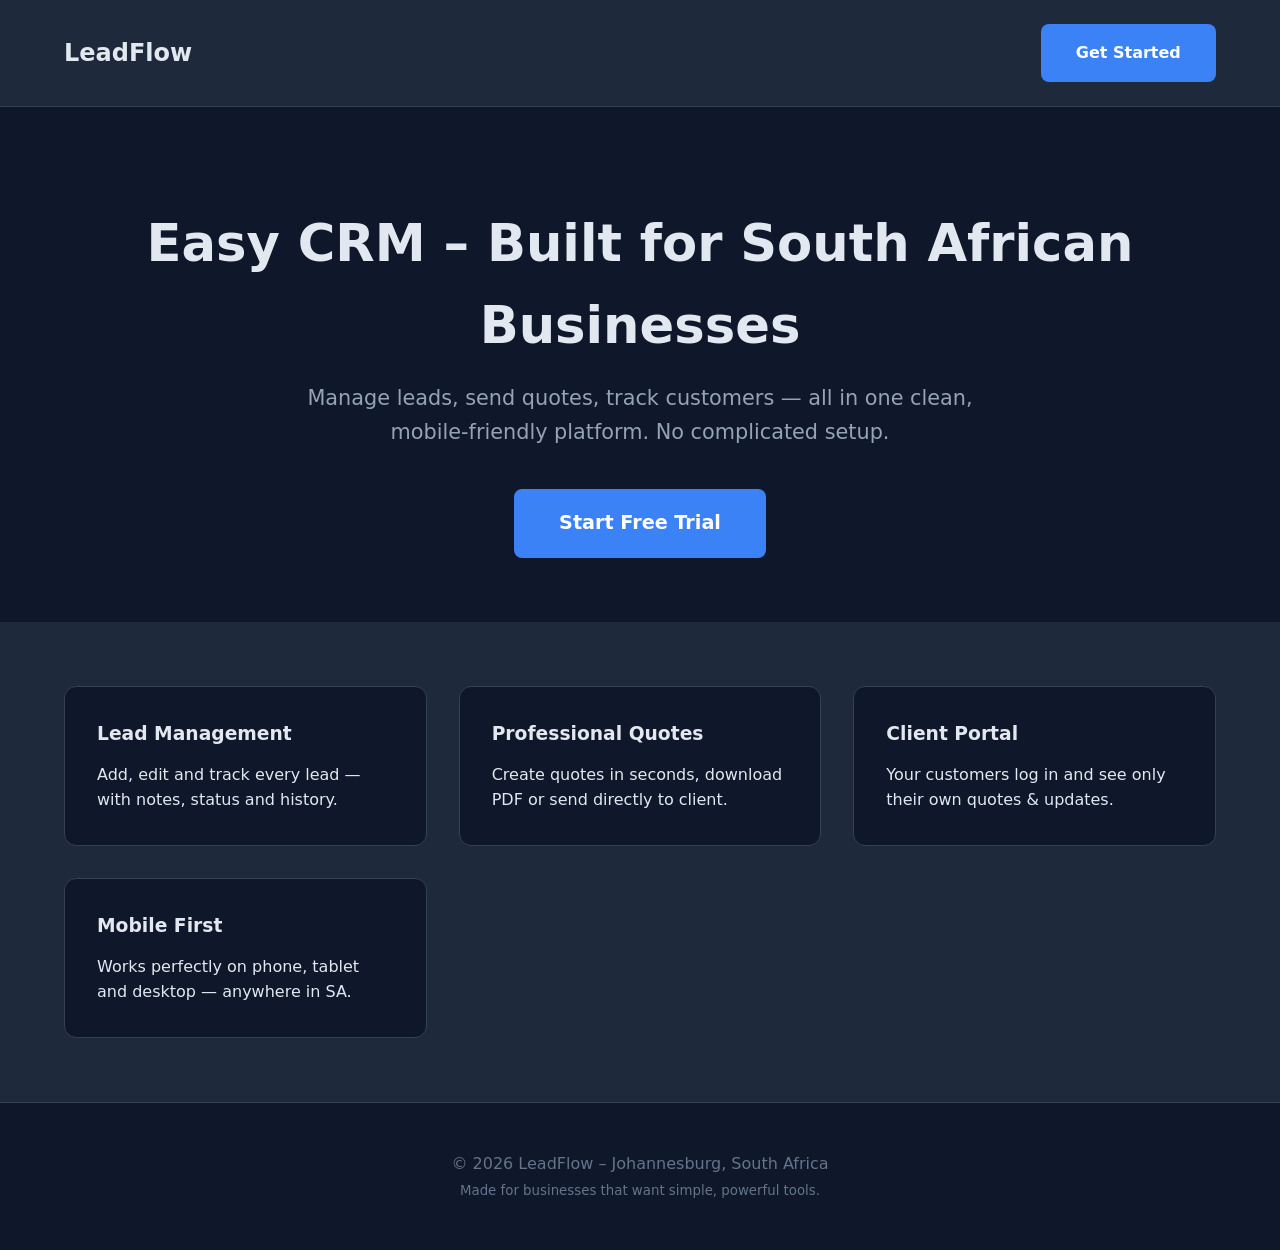
<file: index.html>
<!DOCTYPE html>
<html lang="en">
<head>
  <meta charset="UTF-8" />
  <meta name="viewport" content="width=device-width, initial-scale=1.0"/>
  <title>LeadFlow – Simple CRM for Small Businesses</title>
  <link rel="stylesheet" href="assets/css/main.css">
  <style>
    body { font-family: system-ui, sans-serif; background:#0f172a; color:#e2e8f0; margin:0; }
    header { background:#1e293b; padding:1.5rem 5%; display:flex; justify-content:space-between; align-items:center; }
    .hero { text-align:center; padding:6rem 5% 4rem; }
    .hero h1 { font-size:3.2rem; margin-bottom:1rem; }
    .hero p { font-size:1.3rem; max-width:700px; margin:0 auto 2.5rem; color:#94a3b8; }
    .btn { display:inline-block; padding:1rem 2.2rem; border-radius:8px; text-decoration:none; font-weight:600; }
    .btn-primary { background:#3b82f6; color:white; }
    .btn-primary:hover { background:#2563eb; }
    .features { padding:4rem 5%; background:#1e293b; }
    .feature-grid { display:grid; grid-template-columns:repeat(auto-fit, minmax(300px,1fr)); gap:2rem; max-width:1200px; margin:0 auto; }
    .feature { background:#0f172a; padding:2rem; border-radius:12px; border:1px solid #334155; }
    footer { text-align:center; padding:3rem; color:#64748b; border-top:1px solid #334155; }
  </style>
</head>
<body>

<header>
  <h2 style="margin:0;">LeadFlow</h2>
  <a href="login.html" class="btn btn-primary">Get Started</a>
</header>

<section class="hero">
  <h1>Easy CRM – Built for South African Businesses</h1>
  <p>Manage leads, send quotes, track customers — all in one clean, mobile-friendly platform. No complicated setup.</p>
  <a href="login.html" class="btn btn-primary" style="font-size:1.2rem;padding:1.2rem 2.8rem;">Start Free Trial</a>
</section>

<section class="features">
  <div class="feature-grid">
    <div class="feature">
      <h3>Lead Management</h3>
      <p>Add, edit and track every lead — with notes, status and history.</p>
    </div>
    <div class="feature">
      <h3>Professional Quotes</h3>
      <p>Create quotes in seconds, download PDF or send directly to client.</p>
    </div>
    <div class="feature">
      <h3>Client Portal</h3>
      <p>Your customers log in and see only their own quotes & updates.</p>
    </div>
    <div class="feature">
      <h3>Mobile First</h3>
      <p>Works perfectly on phone, tablet and desktop — anywhere in SA.</p>
    </div>
  </div>
</section>

<footer>
  <p>© 2026 LeadFlow – Johannesburg, South Africa</p>
  <p><small>Made for businesses that want simple, powerful tools.</small></p>
</footer>

</body>
</html>
</file>
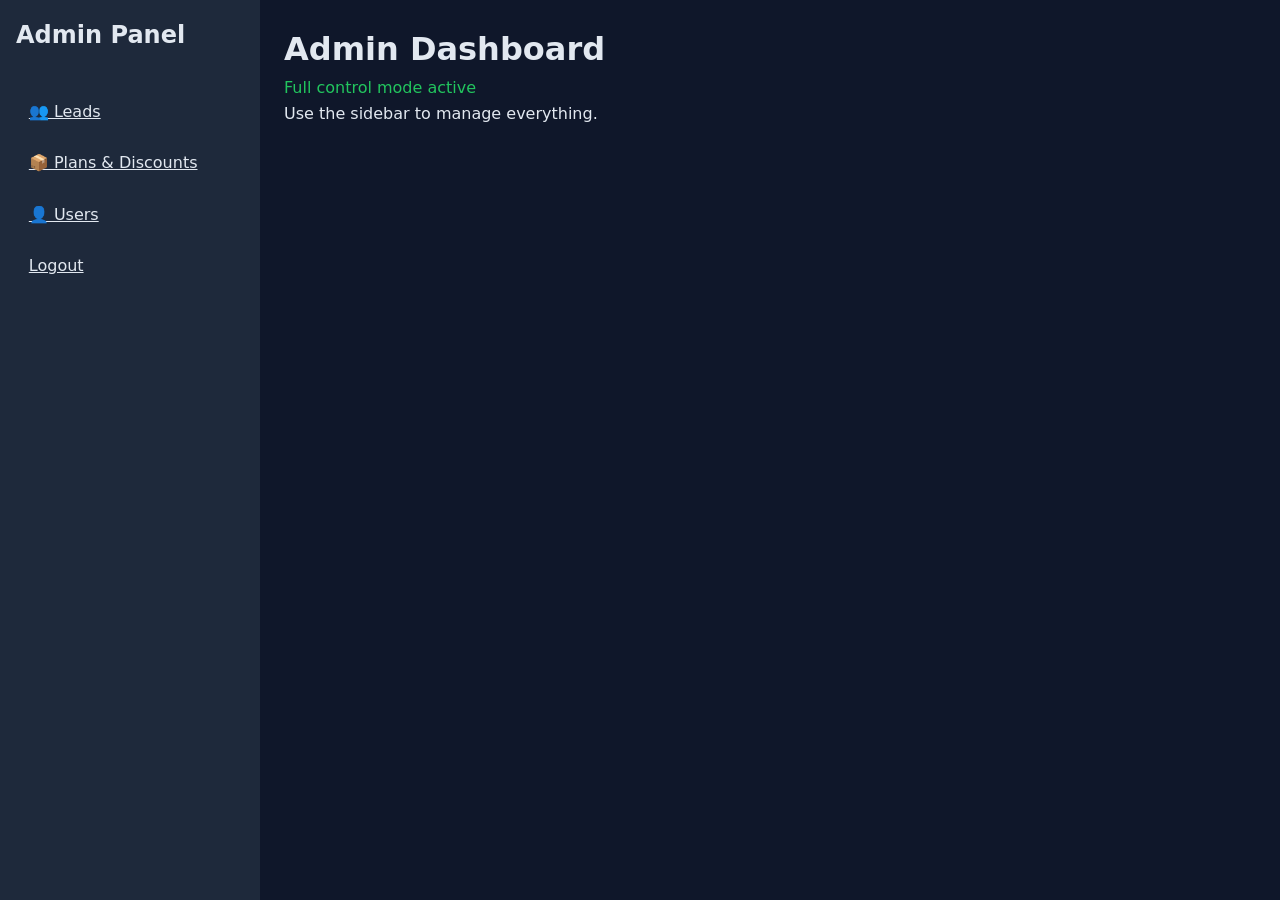
<file: admin/index.html>
<!DOCTYPE html>
<html lang="en" data-theme="dark">
<head>
  <meta charset="UTF-8" />
  <meta name="viewport" content="width=device-width, initial-scale=1.0"/>
  <title>Admin Panel – LeadFlow</title>
  <link rel="stylesheet" href="../assets/css/main.css">
  <style>
    .sidebar { width:260px; background:#1e293b; position:fixed; height:100%; padding:1rem; }
    .main { margin-left:260px; padding:1.5rem; }
  </style>
</head>
<body>
  <!-- Sidebar -->
  <div class="sidebar">
    <h2>Admin Panel</h2>
    <div style="margin-top:2rem;">
      <a href="#" onclick="alert('Leads management – full access')" style="display:block;padding:0.8rem;color:#e2e8f0;">👥 Leads</a>
      <a href="#" onclick="alert('Plans & Discounts editor')" style="display:block;padding:0.8rem;color:#e2e8f0;">📦 Plans & Discounts</a>
      <a href="#" onclick="alert('User management & announcements')" style="display:block;padding:0.8rem;color:#e2e8f0;">👤 Users</a>
      <a href="../login.html" style="display:block;padding:0.8rem;color:#e2e8f0;">Logout</a>
    </div>
  </div>

  <div class="main">
    <h1>Admin Dashboard</h1>
    <p style="color:#22c55e;">Full control mode active</p>
    <p>Use the sidebar to manage everything.</p>
  </div>
</body>
</html>
</file>
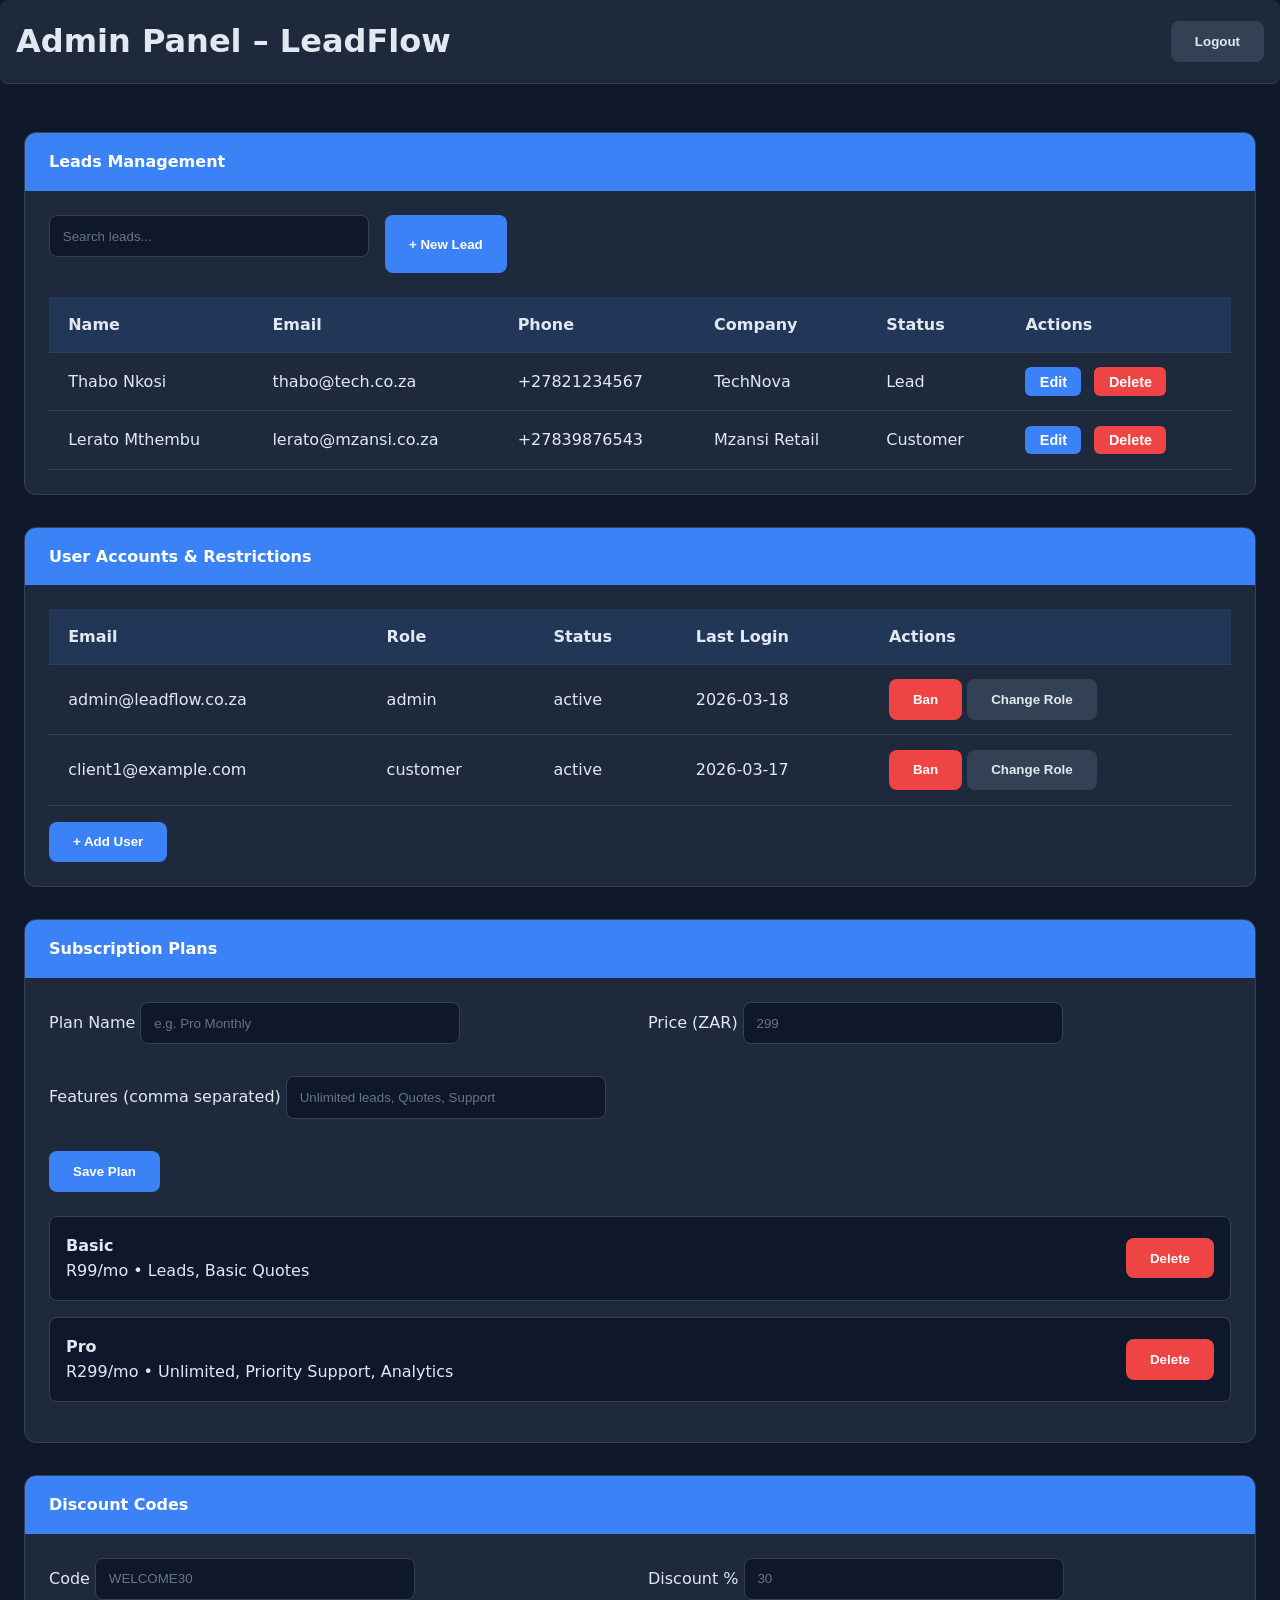
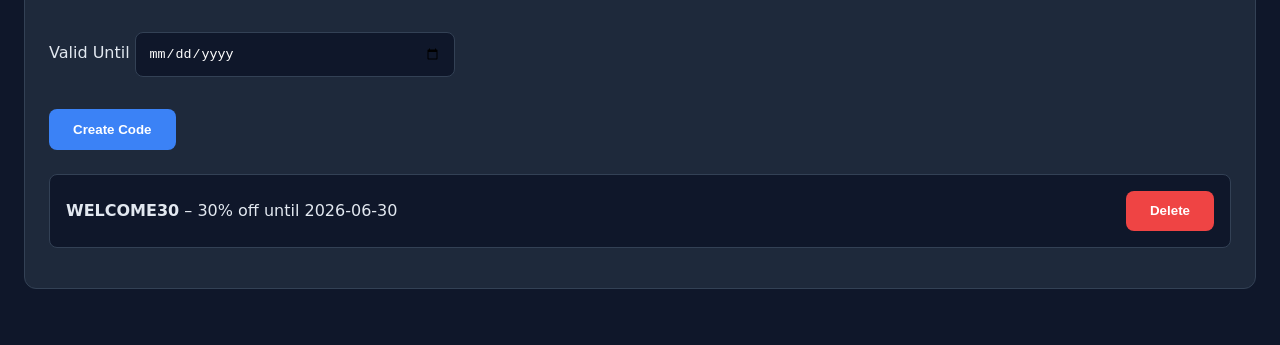
<file: admin/leads.html>
<!DOCTYPE html>
<html lang="en" data-theme="dark">
<head>
  <meta charset="UTF-8" />
  <meta name="viewport" content="width=device-width, initial-scale=1.0"/>
  <title>Admin – Leads & Control Panel</title>
  <link rel="stylesheet" href="../assets/css/main.css">
  <style>
    body { font-family: system-ui; background: #0f172a; color: #e2e8f0; margin:0; }
    .container { max-width: 1400px; margin: 0 auto; padding: 1.5rem; }
    header {
      background: #1e293b;
      padding: 1rem;
      border-radius: 8px;
      margin-bottom: 1.5rem;
      display: flex;
      justify-content: space-between;
      align-items: center;
    }
    .card {
      background: #1e293b;
      border-radius: 12px;
      border: 1px solid #334155;
      overflow: hidden;
      margin-bottom: 2rem;
    }
    .card-header {
      background: #3b82f6;
      color: white;
      padding: 1rem 1.5rem;
      font-weight: 600;
    }
    .table-container {
      overflow-x: auto;
      max-width: 100%;
    }
    table {
      width: 100%;
      min-width: 900px;
      border-collapse: collapse;
    }
    th, td {
      padding: 0.9rem 1.2rem;
      text-align: left;
      border-bottom: 1px solid #334155;
    }
    th { background: rgba(59,130,246,0.15); }
    .actions button {
      padding: 0.4rem 0.9rem;
      margin-right: 0.5rem;
      font-size: 0.9rem;
      border-radius: 6px;
      cursor: pointer;
    }
    .form-grid {
      display: grid;
      gap: 1rem;
      padding: 1.5rem;
    }
    @media (min-width: 768px) {
      .form-grid { grid-template-columns: 1fr 1fr; }
    }
    input, select {
      padding: 0.8rem;
      border-radius: 8px;
      border: 1px solid #334155;
      background: #0f172a;
      color: white;
    }
    .btn {
      padding: 0.8rem 1.5rem;
      border: none;
      border-radius: 8px;
      cursor: pointer;
      font-weight: 600;
    }
    .btn-primary { background: #3b82f6; color: white; }
    .btn-primary:hover { background: #2563eb; }
    .btn-danger { background: #ef4444; color: white; }
    .btn-secondary { background: #334155; color: #e2e8f0; }
  </style>
</head>
<body>

<!-- Simple top nav / logout -->
<header>
  <h1>Admin Panel – LeadFlow</h1>
  <div>
    <button class="btn btn-secondary" onclick="location.href='../login.html'">Logout</button>
  </div>
</header>

<div class="container">

  <!-- LEADS SECTION -->
  <div class="card">
    <div class="card-header">Leads Management</div>
    <div style="padding:1.5rem;">
      <div style="margin-bottom:1.5rem;display:flex;gap:1rem;flex-wrap:wrap;">
        <input id="searchLeads" placeholder="Search leads..." style="flex:1;min-width:200px;">
        <button class="btn btn-primary" onclick="addLead()">+ New Lead</button>
      </div>

      <div class="table-container">
        <table id="leadsTable">
          <thead>
            <tr>
              <th>Name</th>
              <th>Email</th>
              <th>Phone</th>
              <th>Company</th>
              <th>Status</th>
              <th>Actions</th>
            </tr>
          </thead>
          <tbody id="leadsBody"></tbody>
        </table>
      </div>
    </div>
  </div>

  <!-- USERS CONTROL -->
  <div class="card">
    <div class="card-header">User Accounts & Restrictions</div>
    <div style="padding:1.5rem;">
      <div class="table-container">
        <table id="usersTable">
          <thead>
            <tr>
              <th>Email</th>
              <th>Role</th>
              <th>Status</th>
              <th>Last Login</th>
              <th>Actions</th>
            </tr>
          </thead>
          <tbody id="usersBody"></tbody>
        </table>
      </div>
      <button class="btn btn-primary" onclick="addUser()" style="margin-top:1rem;">+ Add User</button>
    </div>
  </div>

  <!-- PLANS -->
  <div class="card">
    <div class="card-header">Subscription Plans</div>
    <div style="padding:1.5rem;" class="form-grid">
      <div>
        <label>Plan Name</label>
        <input id="planName" placeholder="e.g. Pro Monthly">
      </div>
      <div>
        <label>Price (ZAR)</label>
        <input id="planPrice" type="number" placeholder="299">
      </div>
      <div>
        <label>Features (comma separated)</label>
        <input id="planFeatures" placeholder="Unlimited leads, Quotes, Support">
      </div>
      <div style="grid-column:1/-1;">
        <button class="btn btn-primary" onclick="savePlan()">Save Plan</button>
      </div>
    </div>
    <div style="padding:0 1.5rem 1.5rem;">
      <div id="plansList"></div>
    </div>
  </div>

  <!-- DISCOUNT CODES -->
  <div class="card">
    <div class="card-header">Discount Codes</div>
    <div style="padding:1.5rem;" class="form-grid">
      <div>
        <label>Code</label>
        <input id="discCode" placeholder="WELCOME30" style="text-transform:uppercase;">
      </div>
      <div>
        <label>Discount %</label>
        <input id="discPercent" type="number" placeholder="30">
      </div>
      <div>
        <label>Valid Until</label>
        <input id="discExpiry" type="date">
      </div>
      <div style="grid-column:1/-1;">
        <button class="btn btn-primary" onclick="saveDiscount()">Create Code</button>
      </div>
    </div>
    <div style="padding:0 1.5rem 1.5rem;">
      <div id="discountsList"></div>
    </div>
  </div>

</div>

<script>
// ────────────────────────────────────────────────
//                DATA STORAGE (demo)
// ────────────────────────────────────────────────
let leads = JSON.parse(localStorage.getItem('leads')) || [
  {id:1,name:"Thabo Nkosi",email:"thabo@tech.co.za",phone:"+27821234567",company:"TechNova",status:"Lead"},
  {id:2,name:"Lerato Mthembu",email:"lerato@mzansi.co.za",phone:"+27839876543",company:"Mzansi Retail",status:"Customer"}
];

let users = JSON.parse(localStorage.getItem('users')) || [
  {id:1,email:"admin@leadflow.co.za",role:"admin",status:"active",lastLogin:"2026-03-18"},
  {id:2,email:"client1@example.com",role:"customer",status:"active",lastLogin:"2026-03-17"}
];

let plans = JSON.parse(localStorage.getItem('plans')) || [
  {name:"Basic",price:99,features:"Leads, Basic Quotes"},
  {name:"Pro",price:299,features:"Unlimited, Priority Support, Analytics"}
];

let discounts = JSON.parse(localStorage.getItem('discounts')) || [
  {code:"WELCOME30",percent:30,expiry:"2026-06-30"}
];

// ────────────────────────────────────────────────
//                     LEADS
// ────────────────────────────────────────────────
function renderLeads() {
  const tbody = document.getElementById('leadsBody');
  tbody.innerHTML = '';
  const search = document.getElementById('searchLeads')?.value?.toLowerCase() || '';
  leads.filter(l => 
    l.name.toLowerCase().includes(search) ||
    l.email.toLowerCase().includes(search)
  ).forEach(l => {
    const tr = document.createElement('tr');
    tr.innerHTML = `
      <td>${l.name}</td>
      <td>${l.email}</td>
      <td>${l.phone}</td>
      <td>${l.company}</td>
      <td>${l.status}</td>
      <td class="actions">
        <button class="btn btn-primary" onclick="editLead(${l.id})">Edit</button>
        <button class="btn btn-danger" onclick="deleteLead(${l.id})">Delete</button>
      </td>
    `;
    tbody.appendChild(tr);
  });
}

window.editLead = (id) => {
  alert(`Edit lead ID ${id} - full modal coming in next update`);
};

window.deleteLead = (id) => {
  if (!confirm("Delete this lead?")) return;
  leads = leads.filter(l => l.id !== id);
  saveData();
  renderLeads();
};

window.addLead = () => {
  const name = prompt("New lead name?");
  if (!name) return;
  const newLead = {
    id: Date.now(),
    name,
    email: prompt("Email?") || "",
    phone: prompt("Phone?") || "",
    company: prompt("Company?") || "",
    status: "Lead"
  };
  leads.push(newLead);
  saveData();
  renderLeads();
};

// ────────────────────────────────────────────────
//                     USERS
// ────────────────────────────────────────────────
function renderUsers() {
  const tbody = document.getElementById('usersBody');
  tbody.innerHTML = '';
  users.forEach(u => {
    const tr = document.createElement('tr');
    tr.innerHTML = `
      <td>${u.email}</td>
      <td>${u.role}</td>
      <td>${u.status}</td>
      <td>${u.lastLogin}</td>
      <td>
        <button class="btn btn-danger" onclick="toggleBan(${u.id})">
          ${u.status === 'banned' ? 'Unban' : 'Ban'}
        </button>
        <button class="btn btn-secondary" onclick="changeRole(${u.id})">Change Role</button>
      </td>
    `;
    tbody.appendChild(tr);
  });
}

window.toggleBan = (id) => {
  const user = users.find(u => u.id === id);
  user.status = user.status === 'active' ? 'banned' : 'active';
  saveData();
  renderUsers();
};

window.changeRole = (id) => {
  const user = users.find(u => u.id === id);
  const newRole = prompt("New role (admin / customer):", user.role);
  if (newRole) {
    user.role = newRole.toLowerCase();
    saveData();
    renderUsers();
  }
};

window.addUser = () => {
  const email = prompt("New user email?");
  if (!email) return;
  const role = prompt("Role (admin/customer):", "customer")?.toLowerCase() || "customer";
  users.push({
    id: Date.now(),
    email,
    role,
    status: "active",
    lastLogin: new Date().toISOString().split('T')[0]
  });
  saveData();
  renderUsers();
};

// ────────────────────────────────────────────────
//                     PLANS
// ────────────────────────────────────────────────
function renderPlans() {
  const container = document.getElementById('plansList');
  container.innerHTML = '';
  plans.forEach(p => {
    const div = document.createElement('div');
    div.style = 'background:#0f172a;padding:1rem;border-radius:8px;margin-bottom:1rem;border:1px solid #334155;display:flex;justify-content:space-between;align-items:center;';
    div.innerHTML = `
      <div>
        <strong>${p.name}</strong><br>
        R${p.price}/mo • ${p.features}
      </div>
      <button class="btn btn-danger" onclick="deletePlan('${p.name}')">Delete</button>
    `;
    container.appendChild(div);
  });
}

window.savePlan = () => {
  const name = document.getElementById('planName').value.trim();
  const price = parseInt(document.getElementById('planPrice').value);
  const features = document.getElementById('planFeatures').value.trim();

  if (!name || isNaN(price)) return alert("Fill name and price");

  const existing = plans.find(p => p.name === name);
  if (existing) {
    existing.price = price;
    existing.features = features;
  } else {
    plans.push({name, price, features});
  }

  saveData();
  renderPlans();
  document.getElementById('planName').value = '';
  document.getElementById('planPrice').value = '';
  document.getElementById('planFeatures').value = '';
};

window.deletePlan = (name) => {
  if (!confirm("Delete plan?")) return;
  plans = plans.filter(p => p.name !== name);
  saveData();
  renderPlans();
};

// ────────────────────────────────────────────────
//                  DISCOUNT CODES
// ────────────────────────────────────────────────
function renderDiscounts() {
  const container = document.getElementById('discountsList');
  container.innerHTML = '';
  discounts.forEach(d => {
    const div = document.createElement('div');
    div.style = 'background:#0f172a;padding:1rem;border-radius:8px;margin-bottom:1rem;border:1px solid #334155;display:flex;justify-content:space-between;align-items:center;';
    div.innerHTML = `
      <div>
        <strong>${d.code}</strong> – ${d.percent}% off until ${d.expiry}
      </div>
      <button class="btn btn-danger" onclick="deleteDiscount('${d.code}')">Delete</button>
    `;
    container.appendChild(div);
  });
}

window.saveDiscount = () => {
  const code = document.getElementById('discCode').value.trim().toUpperCase();
  const percent = parseInt(document.getElementById('discPercent').value);
  const expiry = document.getElementById('discExpiry').value;

  if (!code || isNaN(percent) || !expiry) return alert("Fill all fields");

  discounts.push({code, percent, expiry});
  saveData();
  renderDiscounts();
  document.getElementById('discCode').value = '';
  document.getElementById('discPercent').value = '';
  document.getElementById('discExpiry').value = '';
};

window.deleteDiscount = (code) => {
  if (!confirm("Delete discount code?")) return;
  discounts = discounts.filter(d => d.code !== code);
  saveData();
  renderDiscounts();
};

// ────────────────────────────────────────────────
//                    STORAGE & INIT
// ────────────────────────────────────────────────
function saveData() {
  localStorage.setItem('leads', JSON.stringify(leads));
  localStorage.setItem('users', JSON.stringify(users));
  localStorage.setItem('plans', JSON.stringify(plans));
  localStorage.setItem('discounts', JSON.stringify(discounts));
}

document.getElementById('searchLeads')?.addEventListener('input', renderLeads);

// Init
renderLeads();
renderUsers();
renderPlans();
renderDiscounts();
</script>
</body>
</html>
</file>
<file: assets/css/main.css>
/* =========================
   GLOBAL RESET
========================= */
* {
  margin: 0;
  padding: 0;
  box-sizing: border-box;
}

/* =========================
   BASE STYLES
========================= */
body {
  font-family: system-ui, -apple-system, sans-serif;
  background: #0f172a;
  color: #e2e8f0;
  line-height: 1.6;
}

/* =========================
   CONTAINER
========================= */
.container {
  max-width: 1200px;
  margin: 0 auto;
  padding: 0 20px;
}

/* =========================
   HEADER
========================= */
header {
  background: #1e293b;
  padding: 1.2rem 0;
  border-bottom: 1px solid #334155;
}

header .container {
  display: flex;
  justify-content: space-between;
  align-items: center;
}

header h2 {
  font-weight: 700;
}

/* =========================
   HERO SECTION
========================= */
.hero {
  text-align: center;
  padding: 5rem 20px;
}

.hero h1 {
  font-size: clamp(2rem, 5vw, 3.2rem);
  margin-bottom: 1rem;
  font-weight: 800;
}

.hero p {
  font-size: clamp(1rem, 2vw, 1.3rem);
  max-width: 700px;
  margin: 0 auto 2rem;
  color: #94a3b8;
}

/* =========================
   BUTTONS
========================= */
.btn {
  display: inline-block;
  padding: 0.9rem 2rem;
  border-radius: 8px;
  text-decoration: none;
  font-weight: 600;
  transition: all 0.2s ease;
  cursor: pointer;
}

.btn-primary {
  background: #3b82f6;
  color: #fff;
}

.btn-primary:hover {
  background: #2563eb;
  transform: translateY(-2px);
}

/* =========================
   FEATURES SECTION
========================= */
.features {
  padding: 4rem 20px;
  background: #1e293b;
}

.feature-grid {
  display: grid;
  grid-template-columns: repeat(auto-fit, minmax(260px, 1fr));
  gap: 2rem;
  max-width: 1200px;
  margin: 0 auto;
}

.feature {
  background: #0f172a;
  padding: 2rem;
  border-radius: 12px;
  border: 1px solid #334155;
  transition: 0.2s ease;
}

.feature:hover {
  transform: translateY(-5px);
  border-color: #3b82f6;
}

.feature h3 {
  margin-bottom: 0.8rem;
}

/* =========================
   FORMS (LOGIN / SIGNUP)
========================= */
form {
  display: flex;
  flex-direction: column;
  align-items: center;
  margin-top: 2rem;
}

input {
  width: 100%;
  max-width: 320px;
  padding: 0.9rem;
  border-radius: 6px;
  border: 1px solid #334155;
  background: #020617;
  color: #e2e8f0;
  margin-bottom: 1rem;
}

input::placeholder {
  color: #64748b;
}

input:focus {
  outline: none;
  border-color: #3b82f6;
}

/* =========================
   DASHBOARD
========================= */
.dashboard {
  padding: 2rem;
}

.nav {
  margin-top: 2rem;
}

.nav button {
  display: block;
  width: 220px;
  margin: 10px 0;
  padding: 0.8rem;
  background: #1e293b;
  border: 1px solid #334155;
  color: #e2e8f0;
  border-radius: 6px;
  cursor: pointer;
  transition: 0.2s;
}

.nav button:hover {
  background: #3b82f6;
}

/* =========================
   FOOTER
========================= */
footer {
  text-align: center;
  padding: 2rem 20px;
  color: #64748b;
  border-top: 1px solid #334155;
}

/* =========================
   RESPONSIVE FIXES
========================= */
@media (max-width: 768px) {
  .hero {
    padding: 3rem 15px;
  }

  .nav button {
    width: 100%;
  }
}
</file>
